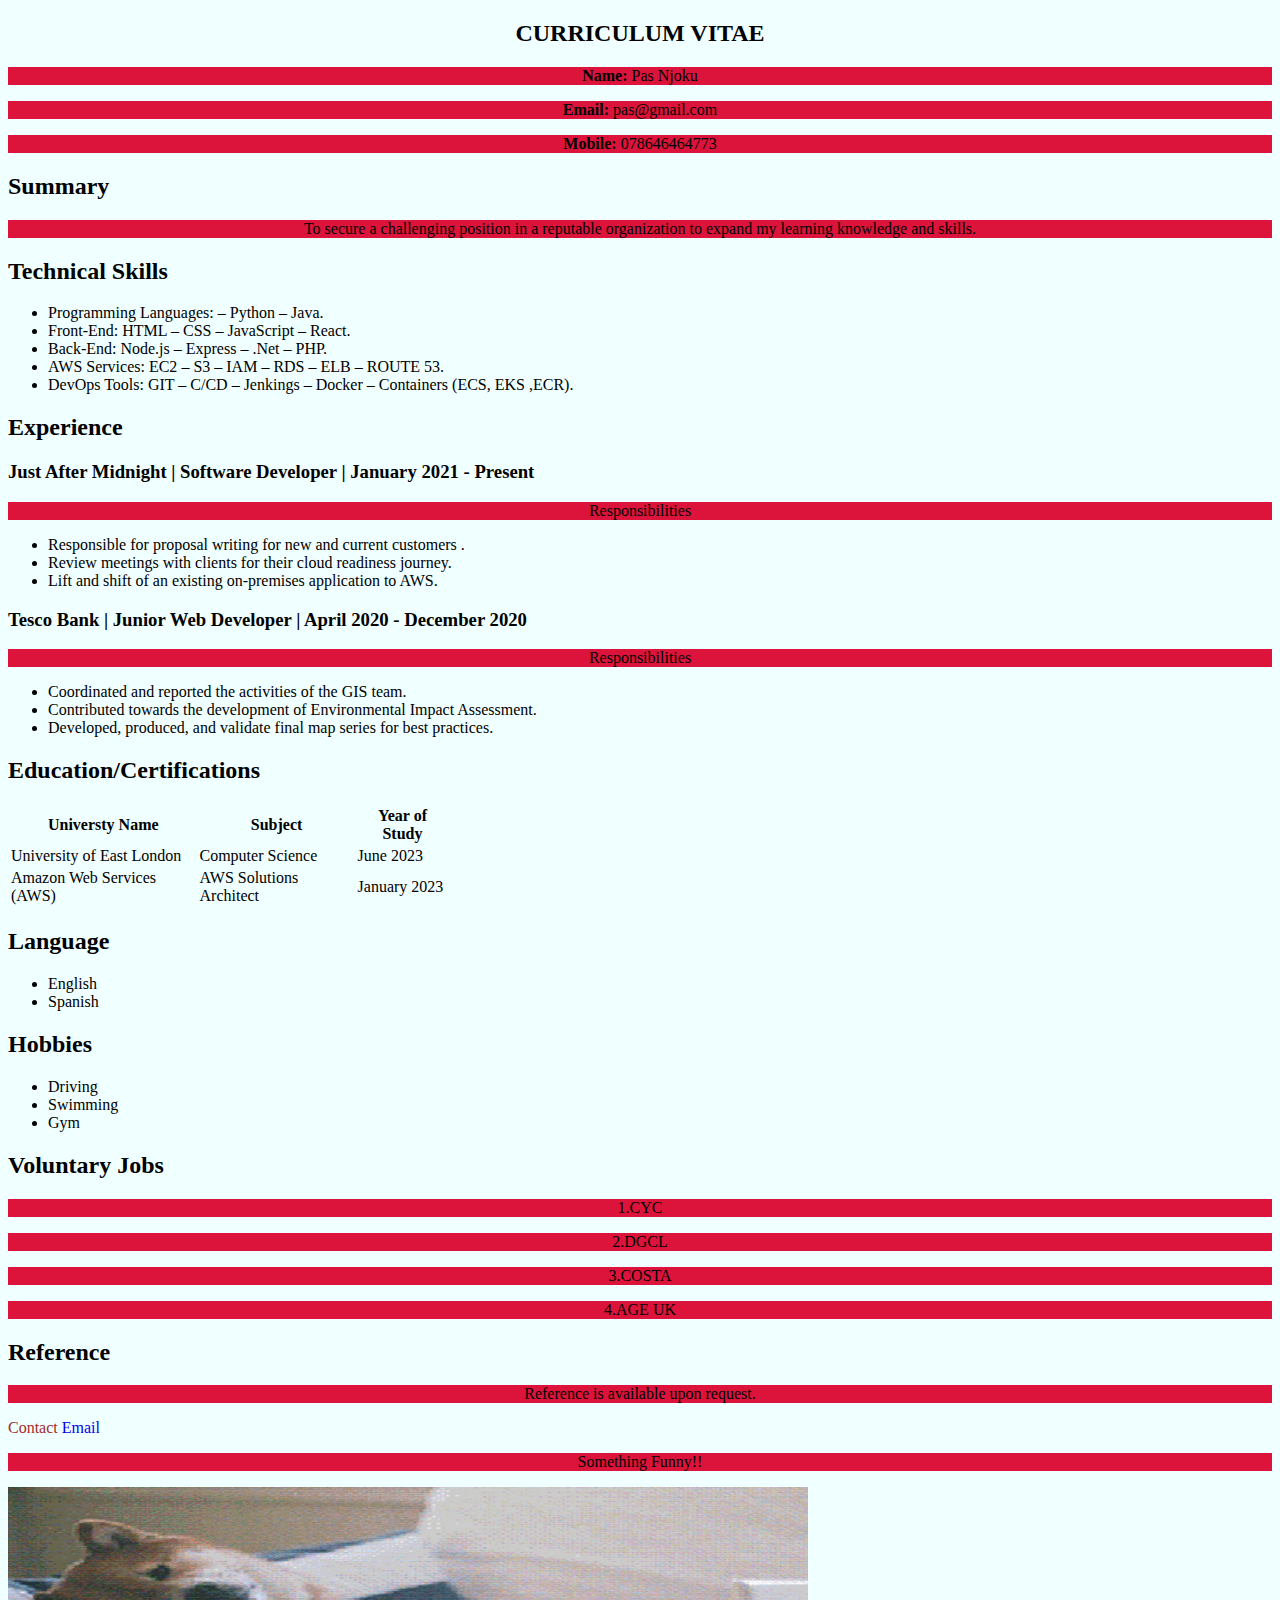
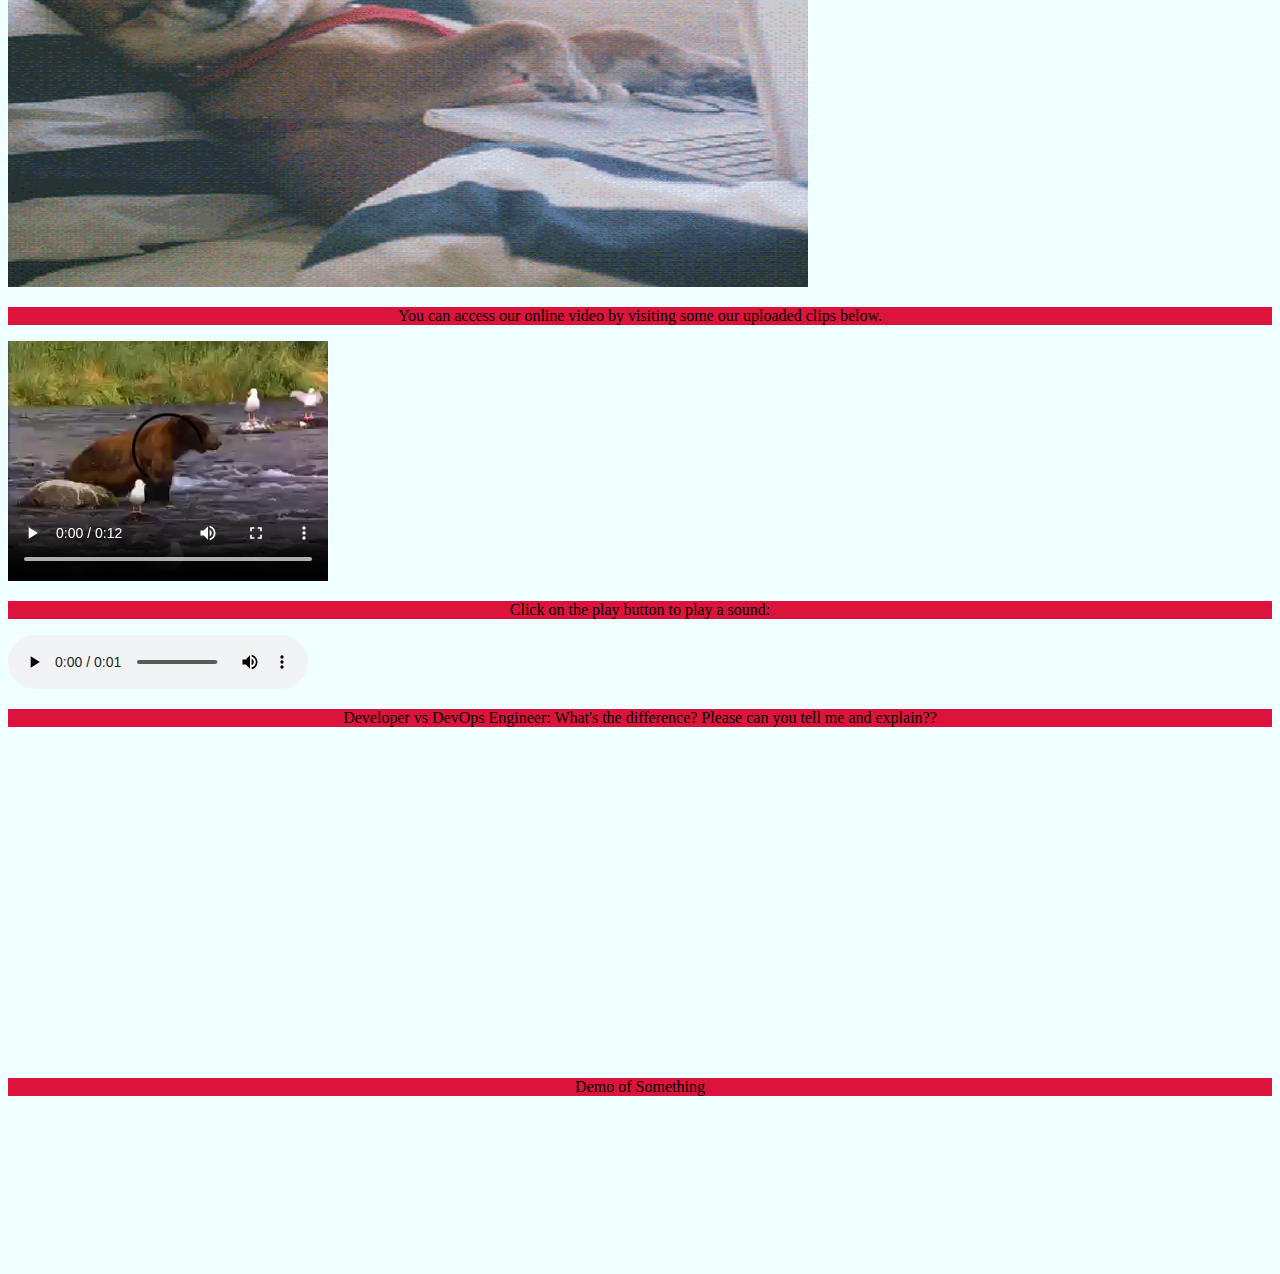
<file: cv_project/index.html>
<!DOCTYPE html>
<html lang="en">
<head>
    <meta charset="UTF-8">
    <meta http-equiv="X-UA-Compatible" content="IE=edge">
    <meta name="viewport" content="width=device-width, initial-scale=1.0">
    <link rel="stylesheet" href="styles.css">
    <title>CURRICULUM PROJECT</title>
<body>
    <div class="full">
        <div class="left">
            <div class="image">
            </div>
            <div class="Contact">
                <h2>CURRICULUM VITAE</h2>
                <p><b>Name:</b> Pas Njoku</p>
                <p><b>Email:</b> pas@gmail.com</p>
                <p><b>Mobile:</b> 078646464773</p>
            </div>
            <div class="Summary">
            <h2>Summary</h2>
            <p>To secure a challenging position in a reputable organization to expand my learning knowledge and skills.</p>
            </div>
            <div class="Skills">
                <h2> Technical Skills</h2>
                <ul>
                    <li><span id="course-name"> Programming Languages:  – Python</span> – Java. </li>
                    <li><span id="course-name"> Front-End:  HTML </span> – CSS – JavaScript – React. </li>
                    <li><span id="course-name"> Back-End:  Node.js </span> – Express – .Net – PHP. </li>
                     <li><span id="course-name"> AWS Services: EC2 </span> – S3 – IAM – RDS – ELB – ROUTE 53. </li>
                    <li><span id="course-name">DevOps Tools:  GIT </span> – C/CD – Jenkings – Docker – Containers (ECS, EKS ,ECR). </li> 
            </ul>
        </div>
            <div class="Experience">
                <h2>Experience</h2>
                <h3> Just After Midnight | Software Developer | January 2021 - Present </h3>
                <p>Responsibilities</p>
                <ul>
                    <li>Responsible for proposal writing for new and current customers .</li>
                    <li>Review meetings with clients for their cloud readiness journey.</li>
                    <li>Lift and shift of an existing on-premises application to AWS.</li>
                </ul>

                <h3> Tesco Bank | Junior Web Developer | April 2020 - December 2020 </h3>
                <p>Responsibilities</p>
                <ul>
                    <li>Coordinated and reported the activities of the GIS team.</li>
                    <li>Contributed towards the development of Environmental Impact Assessment.</li>
                    <li>Developed, produced, and validate final map series for best practices.</li>
                </ul>

            <div class="Education">
                <h2>Education/Certifications</h2>
            <table style="width:35%">
    
            <tr>
        <th>Universty Name</th>
            <th>Subject </th>
            <th>Year of Study</th>
             </tr>
            <tr>
                <td>University of East London </td>
                 <td>Computer Science </td>
                 <td>June 2023</td>
            </tr>
            <tr>
                <td>Amazon Web Services (AWS)</td>
                <td>AWS Solutions Architect </td>
                <td>January 2023</td>
            </tr>
        </table>   
            </div>
</div>
<div class="Language">
    <h2>Language</h2>
    <ul>
        <li>English</li>
        <li>Spanish</li>
    </ul>
</div>
<div class="Hobbies">
    <h2>Hobbies</h2>
    <ul>
        <li>Driving</li>
        <li>Swimming</li>
        <li>Gym</li>
    </ul>
</div>

<div class="Voluntary">
    <h2>Voluntary Jobs</h2>
  <p>1.CYC</p>
  <p>2.DGCL</p>
  <p>3.COSTA</p>
  <p>4.AGE UK</p>
  <p class="important>"=</p>
</div>


<div class="Reference">
    <h2>Reference</h2>
<p> Reference is available upon request.</p>
</div>

<a href="Contact.Details">Contact</a>
<a href="mailto:someone@example.com">Email</a>

<div class="Demo"> 
<p>Something Funny!!</p>
<img src="job.png" alt="painful" width="800" height="400" </div>

    <p>
      You can access our online video by visiting some our uploaded clips below.
    </p>
    <video width="320" height="240" controls>
      <source src="movie.mp4" type="video/mp4" />
      <source src="movie.ogg" type="video/ogg" />
      Your browser does not support the video tag.
    </video>

    <p>Click on the play button to play a sound:</p>
    <audio controls loop>
      <source src="horse.ogg" type="audio/ogg" />
      <source src="horse.mp3" type="audio/mpeg" />
      Your browser does not support the audio element.
    </audio>
    <br />
    <p>
      Developer vs DevOps Engineer: What's the difference? Please can you tell
      me and explain??
    </p>
    <iframe
      width="560"
      height="315"
      src="https://www.youtube.com/embed/yRUcUZxq0C0"
      title="YouTube video player"
      frameborder="0"
      allow="accelerometer; autoplay; clipboard-write; encrypted-media; gyroscope; picture-in-picture; web-share"
      allowfullscreen
    ></iframe>

<br>
<p> Demo of Something </p>
<div id="demo">
  <video playsinline autoplay muted loop id="reel">
    <source src="http://www.w3schools.com/html/mov_bbb.mp4" type="video/mp4">
  </video>
</div>
  </body>   
</body>

</html>
</file>
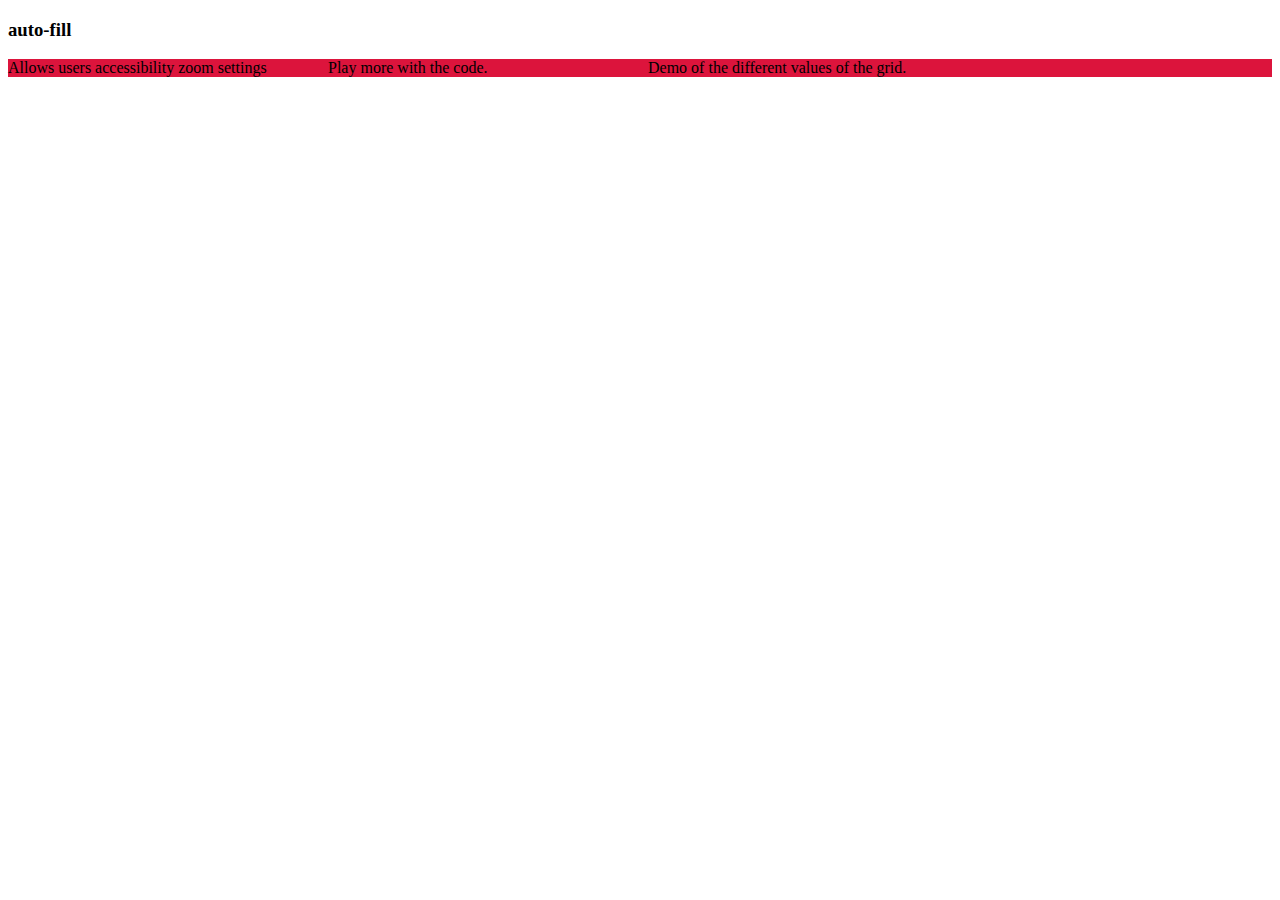
<file: grid-project/index.html>
<!DOCTYPE html>
<html lang="en">
<head>
    <meta charset="UTF-8">
    <meta http-equiv="X-UA-Compatible" content="IE=edge">
    <meta name="viewport" content="width=device-width, initial-scale=1.0">
    <title>Grid</title>
    <link rel="stylesheet" href="styles.css" />

</head>
<body>
  <!-- <div class="grid-container">
  <div class="grid-item">apple</div>
  <div class="grid-item">orange</div>
  <div class="grid-item">banana</div>
  <div class="grid-item">mango</div>
  <div class="grid-item">kiwi</div>
  <div class="grid-item">avocado</div>
  <div class="grid-item">melon</div>
  <div class="grid-item">strawberry</div>
  <div class="grid-item">pinapple</div>
</div> -->

<!-- <div class="container">
  <div class="grid-item">apple</div>
  <div class="grid-item">orange</div>
  <div class="grid-item">banana</div>
</div> -->

<!-- <div class="min-max-container">
  <div class="grid-item">apple</div>
  <div class="grid-item">orange</div>
  <div class="grid-item">melo</div>
</div> -->
<!-- 
<div id="container">
  <div>Item as wide as the content.</div>
  <div>
    Item with more text in it. Because the contents of it are wider than the
    maximum width, it is clamped at 300 pixels.
  </div>
  <div>Flexible item</div>
</div>
https://developer.mozilla.org/en-US/docs/Web/CSS/fit-content_function#examples -->


<!-- <h3>min-content</h3>
<div class="grid-container">
<div class="item">Allows users accessibility zoom settings</div>
<div class="item">Play more with the code.</div>
<div class="item">Demo of the different values of the grid.</div>
</div> -->
<!-- 
<h3>max-content</h3>
<div class="grid-container">
<div class="item">Allows users accessibility zoom settings</div>
<div class="item">Play more with the code.</div>
<div class="item">Demo of the different values of the grid.</div>
</div>
https://developer.mozilla.org/en-US/docs/Web/CSS/min-content#examples -->

<!-- <h3>auto-fit</h3>
<div class="wrapper-container">
<div class="item">Allows users accessibility zoom settings</div>
<div class="item">Play more with the code.</div>
<div class="item">Demo of the different values of the grid.</div>
</div> -->


<h3>auto-fill</h3>
<div class="wrapper">
<div class="item">Allows users accessibility zoom settings</div>
<div class="item">Play more with the code.</div>
<div class="item">Demo of the different values of the grid.</div>
</div>









<!-- https://defensivecss.dev/tip/auto-fit-fill/ -->



<!-- https://www.w3schools.com/css/tryit.asp?filename=trycss_grid

A key thing in Grid is that the order of items in the source does not matter, 
as long as they are children of the element that has been declared as a grid. 

Grid Lines, Tracks, Cells & Areas
https://slides.com/jmsherry/css-grid-v2?token=YX8kwFvQ#/0/6

The Process - auto-places
https://slides.com/jmsherry/css-grid-v2?token=YX8kwFvQ#/0/7  -->

<!-- Explicit and Implicit Grid
When we use grid-template-columns and grid-template-rows we create an Explicit Grid. 
However if we try and place an item outside of that grid the browser will create an Implicit Grid line or lines in order to hold that item.
https://gridbyexample.com/examples/example10/ -->

</body>
</html>
</file>
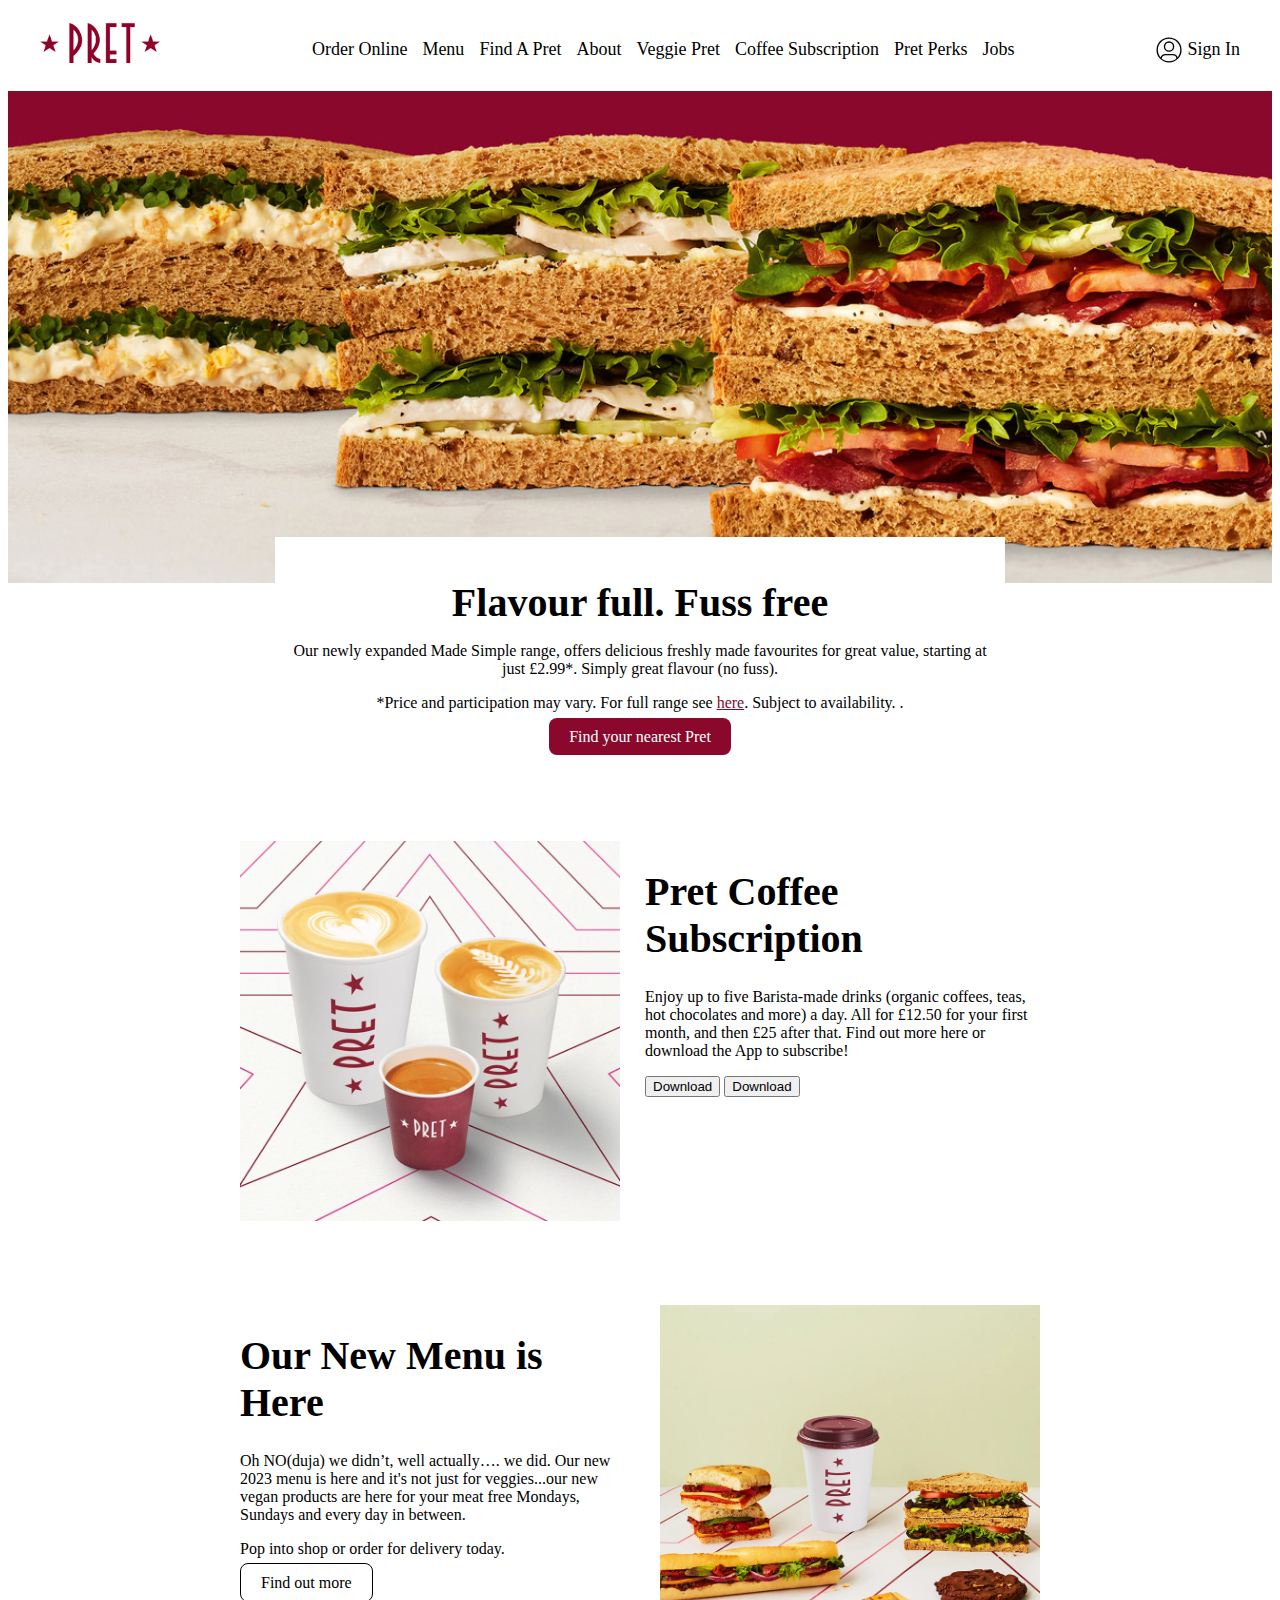
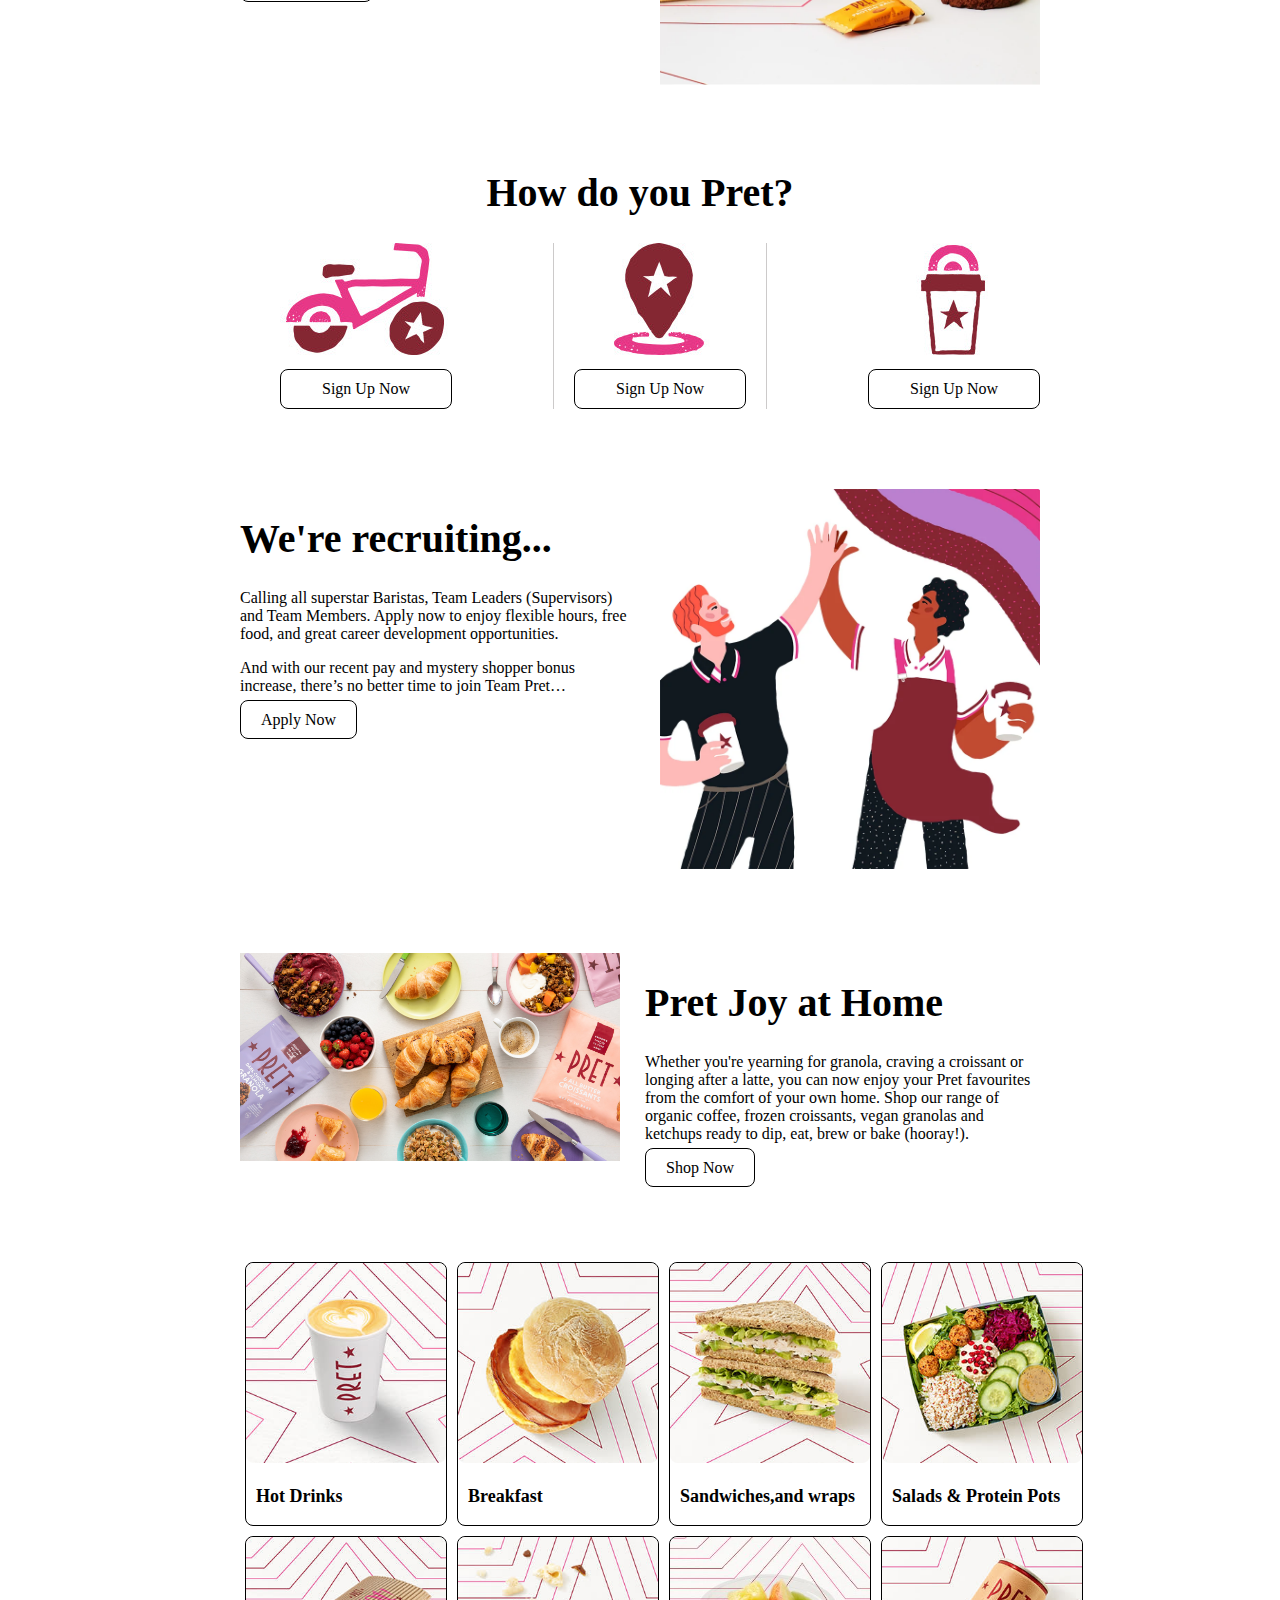
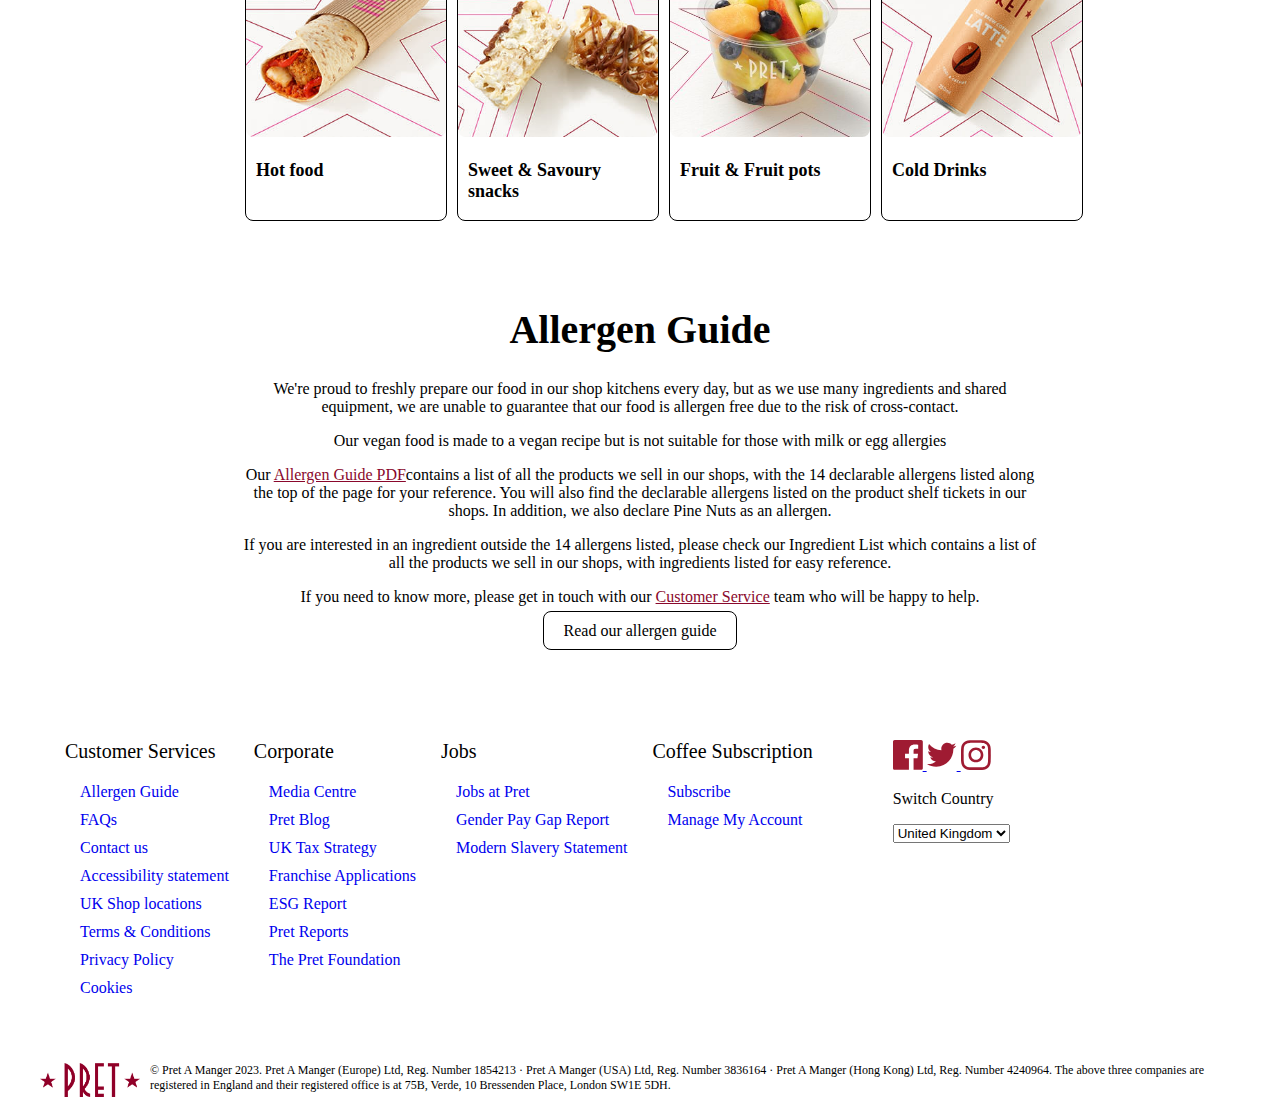
<file: pret_project/index.html>
<!DOCTYPE html>
<html lang="en">
  <meta charset="UTF-8" />
  <title>Pret Shop</title>
  <meta name="viewport" content="width=device-width,initial-scale=1" />

  <!-- GENERICS -->
  <!-- <link rel="stylesheet" href="generics.css"> -->
  <!-- YOUR STYLES -->
  <link rel="stylesheet" href="styles.css" />

  <body>
    <header>
      <div class="container flex-container">
        <nav class="navbar navbar-default borderless">
          <div class="container-fluid">
            <div class="navebar-content">
              <div class="navbar-header">
                <a
                  href="https://www.pret.co.uk/en-GB/orderonline"
                  class="header-logo"
                  ><img
                    class="logo"
                    src="./images/pret-a-manger-logo.png"
                    alt="* PRET *"
                /></a>
              </div>
              <ul class="nav navbar-nav">
                <li class="active">
                  <a href="https://www.pret.co.uk/en-GB/orderonline"
                    >Order Online</a
                  >
                </li>
                <li>
                  <a href="https://www.pret.co.uk/en-GB/our-menu">Menu</a>
                </li>
                <li>
                  <a href="https://www.pret.co.uk/en-GB/shop-finder"
                    >Find A Pret</a
                  >
                </li>
                <li>
                  <a href="https://www.pret.co.uk/en-GB/about-pret">About</a>
                </li>
                <li>
                  <a href="https://www.pret.co.uk/en-GB/orderonline"
                    >Veggie Pret</a
                  >
                </li>
                <li>
                  <a href="https://www.pret.co.uk/en-GB/pretcoffeesub"
                    >Coffee Subscription</a
                  >
                </li>
                <li>
                  <a href="https://www.pret.co.uk/en-GB/pret-perks-rewards"
                    >Pret Perks</a
                  >
                </li>
                <li>
                  <a href="https://www.pret.co.uk/en-GB/pret-jobs">Jobs</a>
                </li>
                <li></li>
              </ul>
              <div class="sign-in">
                <svg
                  width="26"
                  height="26"
                  viewBox="0 0 29 28"
                  fill="none"
                  xmlns="http://www.w3.org/2000/svg"
                  class="text-current css-qpql1a e1wqtxnc3"
                  aria-hidden="true"
                >
                  <path
                    d="M14.5435 27.9995C22.2754 27.9995 28.5435 21.7315 28.5435 13.9995C28.5435 6.26752 22.2754 -0.000488281 14.5435 -0.000488281C6.81147 -0.000488281 0.543457 6.26752 0.543457 13.9995C0.543457 21.7315 6.81147 27.9995 14.5435 27.9995Z"
                    class="text-current"
                    fill="#FAF9FA"
                  ></path>
                  <path
                    d="M14.5435 15.2722C17.3552 15.2722 19.6345 12.9929 19.6345 10.1813C19.6345 7.36967 17.3552 5.09039 14.5435 5.09039C11.7319 5.09039 9.45264 7.36967 9.45264 10.1813C9.45264 12.9929 11.7319 15.2722 14.5435 15.2722Z"
                    class="text-current"
                    stroke="currentColor"
                    stroke-width="1.5"
                  ></path>
                  <path
                    d="M23.4525 23.6327C23.4525 20.8211 21.1731 19.0905 18.3616 19.0905H10.7252C7.91355 19.0905 5.63428 20.8211 5.63428 23.6327"
                    class="text-current"
                    stroke="currentColor"
                    stroke-width="1.5"
                  ></path>
                  <path
                    d="M27.7935 13.9995C27.7935 21.3173 21.8612 27.2495 14.5435 27.2495C7.22568 27.2495 1.29346 21.3173 1.29346 13.9995C1.29346 6.68174 7.22568 0.749512 14.5435 0.749512C21.8612 0.749512 27.7935 6.68174 27.7935 13.9995Z"
                    class="text-current"
                    stroke="currentColor"
                    stroke-width="1.5"
                  ></path>
                </svg>
                <a
                  href="https://auth.pret.com/login?state=hKFo2SB0N2pkNnFUQlNUaGt2bnVDQW42d1k1ZnhNUk9jb3FWLaFupWxvZ2luo3RpZNkgU3hwd184V2VORGRlN3hmSXh1NmxLUHpweVM0T24xMkGjY2lk2SB5QURFN2pYRllmVzJmc2E2UFlSMmtGZmUzRWJxd2g1Qg&client=yADE7jXFYfW2fsa6PYR2kFfe3Ebqwh5B&protocol=oauth2&audience=https%3A%2F%2Fapi1.pret.com%2F&locale=en-GB&scope=openid%20profile%20email%20offline_access&response_type=code&response_mode=query&nonce=Ln50LlptZGNyRGlNU3BGY0RHLUNzbVc4YkdmUFpJSXRZaFlLZU9PUlc1RQ%3D%3D&redirect_uri=https%3A%2F%2Fwww.pret.co.uk%2Fauth%2Factions%2Fcomplete-signin%3Flocale%3Den-GB&code_challenge=jUQezWetZuW6bYSGYPRYBUiApPO8D-0ST4dsj6AopSo&code_challenge_method=S256&auth0Client=eyJuYW1lIjoiYXV0aDAtc3BhLWpzIiwidmVyc2lvbiI6IjEuMjAuMSJ9#/"
                  class="sign-in-link"
                  >Sign In</a
                >
              </div>
            </div>
          </div>
        </nav>
      </div>
    </header>

    <main>
      <!-- Flavour full. Fuss free. section-->
      <section class="banner">
        <img
          src="./images/front-page/flavour-full.jpg"
          alt="flavour-full"
          class="fullwidth-img"
        />
        <div class="top-content">
          <div class="top-container">
            <h1>Flavour full. Fuss free</h1>
            <p>
              Our newly expanded Made Simple range, offers delicious freshly
              made favourites for great value, starting at just £2.99*. Simply
              great flavour (no fuss).
            </p>
            <p>
              *Price and participation may vary. For full range see
              <a href="https://www.pret.co.uk/en-GB/our-menu" class="link"
                >here</a
              >. Subject to availability. .
            </p>
            <div class="cta-btn-div">
              <a href="#" class="btn cta-btn">Find your nearest Pret</a>
            </div>
          </div>
        </div>
      </section>

      <!-- Wrap images and text-->
      <!-- Apps store downloads x 2-->
      <section class="left-image-container">
        <div class="image">
          <img src="./images/front-page/pret-coffee.webp" />
        </div>
        <div class="text">
          <h1>Pret Coffee Subscription</h1>
          <p>
            Enjoy up to five Barista-made drinks (organic coffees, teas, hot
            chocolates and more) a day. All for £12.50 for your first month, and
            then £25 after that. Find out more here or download the App to
            subscribe!
          </p>
          <div class="row">
            <button type="button" class="btn btn-dark btn-lg download-button">
              <i class="fab fa-apple"></i> Download
            </button>
            <button
              type="button"
              class="btn btn-outline-light btn-lg download-button"
            >
              Download
            </button>
          </div>
        </div>
      </section>

      <!-- Our New Menu is Here section-->
      <!-- Wrap images and text-->
      <!-- Find out more here - anchor tags-->

      <section class="right-image-container">
        <div class="text">
          <h1>Our New Menu is Here</h1>
          <p>
            Oh NO(duja) we didn’t, well actually…. we did. Our new 2023 menu is
            here and it's not just for veggies...our new vegan products are here
            for your meat free Mondays, Sundays and every day in between.
          </p>
          <p>Pop into shop or order for delivery today.</p>
          <div>
            <a href="#" class="find-btn" role="button">Find out more</a>
          </div>
          <i class="fa-brands fa-apple"></i>
          <i class="fa-brands fa-google-play"></i>
        </div>
        <div class="image">
          <img src="./images/front-page/new-menu.webp" />
        </div>
      </section>

      <!-- How do you Pret? section-->
      <!-- Order Pret straight to your door - image/anchor tags/hoover - Order delivery-->
      <!-- Eat in at your nearest Pret - image/anchor tags/ hoover - Find a Pret-->
      <!-- Subscribe to the Pret Coffee Subscription - image/anchor tags/hoover - Sign up now -->
      <section class="pret-container">
        <div>
          <h1>How do you Pret?</h1>
          <div class="pret-menu-container">
            <ul>
              <li>
                <a href=""
                  ><img
                    src="./images/front-page/pret-order.jfif"
                    alt="Order delivery"
                /></a>
                <a href="#" class="cta-btn">Sign Up Now</a>
              </li>
              <li class="middle">
                <a href=""
                  ><img
                    src="./images/front-page/pret-find.jfif"
                    alt="Find a Pret"
                /></a>
                <a href="#" class="cta-btn">Sign Up Now</a>
              </li>
              <li>
                <a href=""
                  ><img
                    src="./images/front-page/pret-subscribe.jfif"
                    alt="Sign up now"
                /></a>
                <a href="#" class="cta-btn">Sign Up Now</a>
              </li>
            </ul>
          </div>
        </div>
      </section>

      <!-- We're recruiting section-->
      <!-- image/ hoover - Apply now-->
      <section class="right-image-container">
        <div class="text">
          <h1>We're recruiting...</h1>
          <p>
            Calling all superstar Baristas, Team Leaders (Supervisors) and Team
            Members. Apply now to enjoy flexible hours, free food, and great
            career development opportunities.
          </p>
          <p>
            And with our recent pay and mystery shopper bonus increase, there’s
            no better time to join Team Pret…
          </p>
          <a href="#" class="find-btn">Apply Now</a>
        </div>
        <div class="img">
          <img src="./images/front-page/recruitment.webp" />
        </div>
      </section>

      <!-- Pret Joy at Home section-->
      <!-- images/text wrap/hoover/anchor tags - shop now-->
      <section class="left-image-container">
        <div class="image">
          <img src="./images/front-page/joy-home.jfif" />
        </div>
        <div class="text">
          <h1>Pret Joy at Home</h1>
          <p>
            Whether you're yearning for granola, craving a croissant or longing
            after a latte, you can now enjoy your Pret favourites from the
            comfort of your own home. Shop our range of organic coffee, frozen
            croissants, vegan granolas and ketchups ready to dip, eat, brew or
            bake (hooray!).
          </p>
          <a href="#" class="find-btn">Shop Now</a>
        </div>
      </section>

      <!-- Our Food and Drink menu section -->
      <!-- multiple images x 8 -->
      <section class="menu-container">
        <div>
          <div class="grid-container">
            <div class="grid-item">
              <a
                href="https://www.pret.co.uk/en-GB/products/categories/hot-drinks"
              >
                <img src="./images/menu/hot-drink.jpg" />
                <p>Hot Drinks</p>
              </a>
            </div>
            <div class="grid-item">
              <a href="#">
                <img src="./images/menu/breakfast.jpg" alt="" />
                <p>Breakfast</p>
              </a>
            </div>
            <div class="grid-item">
              <a href="#">
                <img src="./images/menu/sandwich-wrapp.jpg" alt="" />
                <p>Sandwiches,and wraps</p>
              </a>
            </div>
            <div class="grid-item">
              <a href="#">
                <img src="./images/menu/salad-pot.jpg" alt="" />
                <p>Salads & Protein Pots</p>
              </a>
            </div>
            <div class="grid-item">
              <a href="#">
                <img src="./images/menu/hot-food.jpg" alt="" />
                <p>Hot food</p>
              </a>
            </div>
            <div class="grid-item">
              <a href="#">
                <img src="./images/menu/sweet-snacks.jpg" alt="" />
                <p>Sweet & Savoury snacks</p>
              </a>
            </div>
            <div class="grid-item">
              <a href="#">
                <img src="./images/menu/fruit-pot.jfif" alt="" />
                <p>Fruit & Fruit pots</p>
              </a>
            </div>
            <div class="grid-item">
              <a href="#">
                <img src="./images/menu/cold-drink.jpg" alt="" />
                <p>Cold Drinks</p>
              </a>
            </div>
          </div>
        </div>
      </section>

      <!-- Allergen Guide section -->
      <!-- Allergen Guide PDF - anchor tags -->
      <!-- Customer Service - anchor tags -->
      <!--  Read our allergen guide -hoover/anchor tags -->

      <section class="half-container">
        <div>
          <h1>Allergen Guide</h1>
          <p>
            We're proud to freshly prepare our food in our shop kitchens every
            day, but as we use many ingredients and shared equipment, we are
            unable to guarantee that our food is allergen free due to the risk
            of cross-contact.
          </p>
          <p>
            Our vegan food is made to a vegan recipe but is not suitable for
            those with milk or egg allergies
          </p>
          <p>
            Our
            <a
              href="chrome-extension://efaidnbmnnnibpcajpcglclefindmkaj/https://assets.ctfassets.net/4zu8gvmtwqss/6jWwdUDoH4T6gbd6GvrWDI/1a6b05bce7606714841d7abb2b02af1d/Combined_Allergen_Guide_20th_January_2023_V2.pdf"
              class="link"
              >Allergen Guide PDF</a
            >contains a list of all the products we sell in our shops, with the
            14 declarable allergens listed along the top of the page for your
            reference. You will also find the declarable allergens listed on the
            product shelf tickets in our shops. In addition, we also declare
            Pine Nuts as an allergen.
          </p>
          <p>
            If you are interested in an ingredient outside the 14 allergens
            listed, please check our Ingredient List which contains a list of
            all the products we sell in our shops, with ingredients listed for
            easy reference.
          </p>
          <p>
            If you need to know more, please get in touch with our
            <a href="https://www.pret.co.uk/en-GB/talk-to-pret" class="link"
              >Customer Service</a
            >
            team who will be happy to help.
          </p>
          <a
            action="https://www.pret.co.uk/en-GB/allergenguide"
            class="customer-btn"
          >
            Read our allergen guide
          </a>
        </div>
      </section>
    </main>

    <footer>
      <div class="main-footer">
        <div class="footer-menu">
          <div class="menu">
            <div>
              <p>Customer Services</p>
              <ul class="list">
                <li><a href="#">Allergen Guide</a></li>
                <li><a href="#">FAQs</a></li>
                <li><a href="#">Contact us</a></li>
                <li><a href="#">Accessibility statement</a></li>
                <li><a href="#">UK Shop locations</a></li>
                <li><a href="#">Terms & Conditions</a></li>
                <li><a href="#">Privacy Policy</a></li>
                <li><a href="#">Cookies</a></li>
              </ul>
            </div>
            <div>
              <p>Corporate</p>
              <ul class="list">
                <li><a href="#">Media Centre</a></li>
                <li><a href="#">Pret Blog</a></li>
                <li><a href="#">UK Tax Strategy</a></li>
                <li><a href="#">Franchise Applications</a></li>
                <li><a href="#">ESG Report</a></li>
                <li><a href="#">Pret Reports</a></li>
                <li><a href="#">The Pret Foundation</a></li>
              </ul>
            </div>
            <div>
              <p>Jobs</p>
              <ul class="list">
                <li><a href="#">Jobs at Pret</a></li>
                <li><a href="#">Gender Pay Gap Report</a></li>
                <li><a href="#">Modern Slavery Statement</a></li>
              </ul>
            </div>
            <div>
              <p>Coffee Subscription</p>
              <ul class="list">
                <li><a href="#">Subscribe</a></li>
                <li><a href="#">Manage My Account</a></li>
              </ul>
            </div>
          </div>

          <div class="footer-social">
            <div class="social-icon">
              <a
                href="https://www.facebook.com/pretamanger/"
                class="me-4"
                target="_blank"
                rel="noopener noreferrer"
              >
                <svg
                  xmlns="http://www.w3.org/2000/svg"
                  width="30"
                  height="30"
                  viewBox="0 0 32 32"
                  aria-hidden="true"
                  focusable="false"
                >
                  <g fill="none" fill-rule="evenodd">
                    <path
                      fill="#9f1b32"
                      d="M30.046 0H1.754C.784 0 0 .785 0 1.754v28.292c0 .968.784 1.755 1.754 1.755h15.232V19.485h-4.144v-4.8h4.144v-3.54c0-4.105 2.507-6.343 6.173-6.343 1.754 0 3.264.132 3.702.188v4.293l-2.54.003c-1.994 0-2.379.947-2.379 2.336v3.064h4.753l-.62 4.799h-4.133V31.8h8.104c.97 0 1.754-.787 1.754-1.755V1.754C31.8.784 31.016 0 30.046 0"
                    ></path>
                  </g>
                </svg>
              </a>
              <a
                href="https://twitter.com/pret"
                target="_blank"
                rel="noopener noreferrer"
                class="me-4"
              >
                <svg
                  xmlns="http://www.w3.org/2000/svg"
                  width="30"
                  height="30"
                  viewBox="0 0 32 26"
                  aria-hidden="true"
                  focusable="false"
                >
                  <g fill="none" fill-rule="evenodd">
                    <path
                      fill="#9f1b32"
                      d="M31.298 3.01c-1.146.505-2.389.855-3.7 1.008 1.334-.79 2.358-2.05 2.823-3.552-1.233.737-2.609 1.272-4.065 1.554C25.183.773 23.512 0 21.668 0c-3.54 0-6.425 2.877-6.425 6.42 0 .505.059.992.166 1.462-5.343-.264-10.066-2.816-13.235-6.706-.545.946-.87 2.05-.87 3.226 0 2.224 1.135 4.193 2.863 5.34-1.055-.025-2.045-.315-2.911-.797v.081c0 3.112 2.208 5.704 5.146 6.296-.537.152-1.102.22-1.69.22-.41 0-.817-.034-1.214-.108.82 2.547 3.191 4.396 6.004 4.456-2.204 1.728-4.964 2.745-7.974 2.745-.523 0-1.025-.025-1.528-.084 2.84 1.827 6.21 2.887 9.844 2.887 11.804 0 18.263-9.787 18.263-18.273 0-.283-.008-.555-.008-.827 1.249-.91 2.337-2.038 3.199-3.328"
                    ></path>
                  </g>
                </svg>
              </a>
              <a
                href="https://www.instagram.com/pret"
                target="_blank"
                rel="noopener noreferrer"
              >
                <svg
                  xmlns="http://www.w3.org/2000/svg"
                  width="30"
                  height="30"
                  viewBox="0 0 32 32"
                  aria-hidden="true"
                  focusable="false"
                >
                  <g fill="none" fill-rule="evenodd">
                    <g transform="translate(0 1) translate(0 -1)">
                      <path
                        fill="#9f1b32"
                        d="M15.9 3.064c4.245 0 4.748.017 6.426.093 1.55.07 2.393.33 2.952.548.742.287 1.271.632 1.828 1.19.556.556.902 1.085 1.19 1.827.218.562.477 1.402.547 2.954.076 1.676.093 2.18.093 6.424 0 4.245-.017 4.748-.093 6.426-.07 1.55-.329 2.393-.548 2.952-.287.742-.633 1.271-1.189 1.827-.557.557-1.086.903-1.828 1.19-.559.218-1.402.477-2.952.548-1.678.075-2.18.092-6.426.092-4.245 0-4.748-.017-6.426-.092-1.55-.07-2.393-.33-2.952-.549-.743-.286-1.27-.632-1.828-1.189-.556-.556-.902-1.085-1.189-1.827-.219-.559-.478-1.403-.548-2.952-.076-1.678-.093-2.18-.093-6.426 0-4.245.017-4.748.093-6.424.07-1.552.33-2.392.548-2.954.287-.742.633-1.27 1.19-1.828.556-.557 1.084-.902 1.827-1.189.56-.219 1.402-.478 2.952-.548 1.678-.076 2.181-.093 6.426-.093M15.9.2c-4.318 0-4.86.017-6.556.096-1.692.076-2.847.346-3.86.74-1.045.404-1.93.95-2.816 1.832-.883.886-1.429 1.771-1.833 2.817-.394 1.012-.664 2.168-.74 3.86C.017 11.24 0 11.782 0 16.1s.017 4.86.095 6.555c.076 1.693.346 2.848.74 3.86.404 1.046.95 1.934 1.833 2.817.885.883 1.771 1.428 2.816 1.833 1.013.394 2.168.664 3.86.74 1.695.078 2.238.095 6.556.095s4.86-.017 6.556-.096c1.692-.075 2.847-.345 3.86-.739 1.045-.405 1.931-.95 2.816-1.833.883-.883 1.43-1.77 1.833-2.817.394-1.012.664-2.167.74-3.86.078-1.695.095-2.237.095-6.555s-.017-4.86-.095-6.556c-.076-1.692-.346-2.848-.74-3.86-.404-1.046-.95-1.93-1.833-2.817-.885-.883-1.77-1.428-2.816-1.833-1.013-.393-2.168-.663-3.86-.739C20.76.216 20.218.2 15.9.2"
                      ></path>
                    </g>
                    <path
                      fill="#9f1b32"
                      d="M15.92 7C11.547 7 8 10.543 8 14.92c0 4.372 3.547 7.915 7.92 7.915 4.372 0 7.919-3.543 7.919-7.915 0-4.377-3.547-7.92-7.92-7.92m0 13.058c-2.837 0-5.138-2.301-5.138-5.138 0-2.842 2.301-5.142 5.139-5.142 2.837 0 5.138 2.3 5.138 5.142 0 2.837-2.301 5.138-5.138 5.138M25.702 6.851c0 1.022-.829 1.851-1.85 1.851-1.023 0-1.852-.829-1.852-1.85C22 5.828 22.83 5 23.851 5c1.022 0 1.851.83 1.851 1.851"
                      transform="translate(0 1)"
                    ></path>
                  </g>
                </svg>
              </a>
            </div>
            <div class="switch-country">
              <p class="text-color">Switch Country</p>
              <select
                class="form-select mb-3"
                aria-label=".form-select-lg example"
              >
                <option value="UK" selected>United Kingdom</option>
                <option value="1">Franch</option>
                <option value="US">United States</option>
                <option value="HK">Hong Kong</option>
                <option value="UAE">Dubai</option>
              </select>
            </div>
          </div>
        </div>
        <div class="footer-bottom">
          <div class="footer-logo">
            <img
              src="./images/pret-a-manger-logo.png"
              alt="Logo"
              class="logo"
            />
          </div>
          <div class="footer-logo-content">
            © Pret A Manger 2023. Pret A Manger (Europe) Ltd, Reg. Number
            1854213 · Pret A Manger (USA) Ltd, Reg. Number 3836164 · Pret A
            Manger (Hong Kong) Ltd, Reg. Number 4240964. The above three
            companies are registered in England and their registered office is
            at 75B, Verde, 10 Bressenden Place, London SW1E 5DH.
          </div>
        </div>
      </div>
    </footer>
  </body>
</html>
</file>
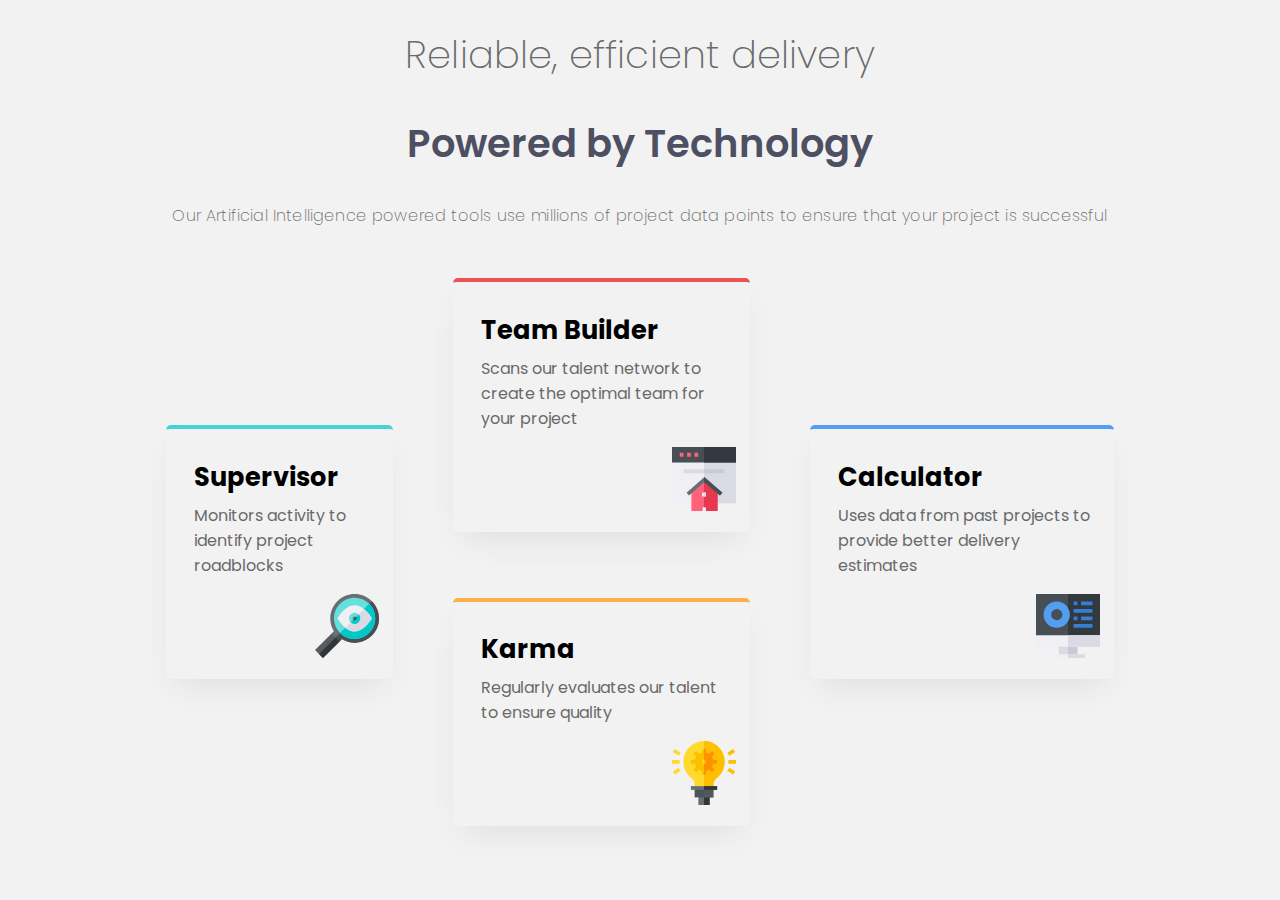
<file: svg-project/starter-code/index.html>
<!DOCTYPE html>
<html lang="en">
  <head>
    <meta charset="UTF-8" />
    <meta name="viewport" content="width=device-width, initial-scale=1.0" />
    <title>Four card feature section</title>
    <link rel="icon"type="image/png"sizes="32x32"href="./images/favicon-32x32.png" />
    <link rel="stylesheet" href="styles.css" />
     <link rel="preconnect" href="https://fonts.googleapis.com" />
    <link rel="preconnect" href="https://fonts.gstatic.com" crossorigin />
    <link href="https://fonts.googleapis.com/css2?family=Poppins:wght@200;400;600&display=swap"
      rel="stylesheet"/>
  </head>
   </head>
  <body>
    <div class="container">
      <header>
        <h1>Reliable, efficient delivery</h1>
        <h2>Powered by Technology</h2>
        <p>
          Our Artificial Intelligence powered tools use millions of project data
          points to ensure that your project is successful
        </p>
      </header>
      <main>
        <div class="flex-container">
          <div class="card supervisor">
            <h3>Supervisor</h3>
            <p>Monitors activity to identify project roadblocks</p>
            <div class="icon">
              <img src="./images/icon-supervisor.svg" alt="Supervisor" />
            </div>
          </div>
          <div>
            <div class="card team-builder">
              <h3>Team Builder</h3>
              <p>
                Scans our talent network to create the optimal team for your
                project
              </p>
              <div class="icon">
                <img src="./images/icon-team-builder.svg" alt="" />
              </div>
            </div>
            <div class="card karma">
              <h3>Karma</h3>
              <p>Regularly evaluates our talent to ensure quality</p>
              <div class="icon">
                <img src="./images/icon-karma.svg" alt="" />
              </div>
            </div>
          </div>
          <div class="card calculator">
            <h3>Calculator</h3>
            <p>
              Uses data from past projects to provide better delivery estimates
            </p>
            <div class="icon">
              <img src="./images/icon-calculator.svg" alt="" />
            </div>
          </div>
        </div>
      </main>
    </div>
  </body>
</html>
</file>
<file: cv_project/styles.css>
body {
  background-color: azure;
}
.Contact {
  text-align: center;
  color: black;
}
.Summary:hover {
  text-align: center;
  background-color: coral;
}
a {
  text-decoration: lightpink;
}
a[href^="Contact.Details"] {
  color: brown;
}
p:nth-child(odd) {
  background-color: blueviolet;
  text-align: center;
}
p:not(.important) {
  background-color: crimson;
  text-align: center;
}
.demo {
  align-items: center;
}
#demo {
  position: relative;
  display: inline-block;
}
#reel {
  width: 100vw;
}

/*

CSS Combinators
A combinator is something that explains the relationship between the selectors.

A CSS selector can contain more than one simple selector. Between the simple selectors, we can include a combinator.

There are four different combinators in CSS:

descendant selector (space)

div p {
  background-color: yellow;
}
child selector (>)

div > p {
  background-color: yellow;
}

adjacent sibling selector (+)

div + p {
  background-color: yellow;
}

general sibling selector (~)

div ~ p {
  background-color: yellow;
}

 CSS pseudo-class :is()
https://developer.mozilla.org/en-US/docs/Web/CSS/:is

:is(ol, ul, menu:unsupported) :is(ol, ul) {
    color: green;
}

{
CSS Specificity - a score/rank that determines which style declaration is ultimately applied to an element.

Specificity Hierarchy
Every CSS selector has its place in the specificity hierarchy.

There are four categories which define the specificity level of a selector:

Inline styles - Example: <h1 style="color: pink;">
IDs - Example: #navbar
Classes, pseudo-classes, attribute selectors - Example: .test, :hover, [href]
Elements and pseudo-elements - Example: h1, :before

https://www.w3schools.com/css/css_specificity.asp

}

*/
</file>
<file: grid-project/styles.css>
.grid-container {
  display: grid;
  grid-template-columns: auto auto auto; /* auto makes the sizes equal */
  /* grid-template-columns: repeat(9,100px); you can use repeat */
  background-color: #2196F3;
  padding: 10px;
}
.grid-item {
  background-color: rgba(255, 255, 255, 0.8);
  border: 1px solid rgba(0, 0, 0, 0.8);
  padding: 20px;
  font-size: 30px;
  text-align: center;
}
.container {
    display: grid;
    grid-template-columns: 1fr 1fr 1fr;
    grid-template-rows: 200px;
    grid-gap: 10px;
    background-color: aquamarine;
}
.min-max-container {
    display: grid;
    grid-template-columns: 100px minmax(50px,1fr) 100px;
    background-color: darkorange;
}
 
#container {
  display: grid;
  grid-template-columns: fit-content(300px) fit-content(300px) 1fr;
  grid-gap: 5px;
  box-sizing: border-box;
  height: 200px;
  width: 100%;
  background-color: #8cffa0;
  padding: 10px;
}

#container > div {
  background-color: #8ca0ff;
  padding: 5px;
}
.grid-container {
    display: grid;
    grid-template-columns: min-content 100px 100px;
    background-color: chocolate;
}
.grid-container {
    display: grid;
    grid-template-columns: min-content 100px 100px;
    background-color: #8cffa0;
}
.wrapper-container {
    display: grid;
    grid-template-columns: repeat(auto-fit, minmax(250px, 1fr));
    grid-gap: 1rem;
    background-color: chocolate;
}
.wrapper {
    display: grid;
    grid-template-columns: repeat(auto-fill, minmax(250px, 1fr));
    grid-gap: 1rem;
    background-color: crimson;
}
</file>
<file: pret_project/styles.css>
body {
  font-size: 16px;
}

h1 {
  font-size: 40px;
  font-weight: 700;
}

.link {
  color: #8a082c;
}
.link:hover {
  text-decoration: none;
}

header .container-fluid {
  max-width: 1200px;
  margin: 0 auto;
}
header .container-fluid .navebar-content {
  display: flex;
  justify-content: space-between;
  padding-top: 15px;
  padding-bottom: 15px;
}
header .container-fluid .navebar-content .navbar-header .header-logo img {
  max-width: 120px;
}
header .container-fluid .navebar-content .navbar-nav {
  display: flex;
}
header .container-fluid .navebar-content .navbar-nav li {
  list-style: none;
  margin-right: 15px;
}
header .container-fluid .navebar-content .navbar-nav li a {
  text-decoration: none;
  color: #000;
  font-size: 18px;
}
header .container-fluid .navebar-content .navbar-nav li a:hover {
  color: #8a082c;
}
header .container-fluid .navebar-content .sign-in {
  display: flex;
  align-items: center;
}
header .container-fluid .navebar-content .sign-in a {
  text-decoration: none;
  color: #000;
  font-size: 18px;
  margin-left: 5px;
}

.banner .fullwidth-img {
  width: 100%;
}
.banner .top-content {
  max-width: 700px;
  text-align: center;
  margin: 0 auto;
  background: #fff;
  margin-top: -50px;
  position: relative;
  z-index: 1;
  padding: 15px;
}
.banner .top-content h1 {
  margin-bottom: 10px;
}
.banner .top-content .cta-btn {
  padding: 10px 20px;
  background: #8a082c;
  text-decoration: none;
  color: #fff;
  border-radius: 8px;
  margin-top: 10px;
}

.left-image-container {
  display: flex;
  max-width: 800px;
  margin: 0 auto;
  margin-top: 80px;
}
.left-image-container img {
  max-width: 380px;
  margin-right: 25px;
}
.left-image-container .text .find-btn {
  border: 1px solid #000;
  border-radius: 8px;
  padding: 10px 20px;
  text-decoration: none;
  color: #000;
  margin-top: 10px;
}
.left-image-container .text .find-btn:hover {
  background-color: #8a082c;
  color: #fff;
}

.right-image-container {
  display: flex;
  max-width: 800px;
  margin: 0 auto;
  margin-top: 80px;
}
.right-image-container img {
  max-width: 380px;
  margin-left: 25px;
}
.right-image-container .text .find-btn {
  border: 1px solid #000;
  border-radius: 8px;
  padding: 10px 20px;
  text-decoration: none;
  color: #000;
  margin-top: 10px;
}
.right-image-container .text .find-btn:hover {
  background-color: #8a082c;
  color: #fff;
}

.pret-container {
  max-width: 800px;
  margin: 0 auto;
  margin-top: 80px;
  text-align: center;
}
.pret-container .pret-menu-container ul {
  display: flex;
  justify-content: space-between;
}
.pret-container .pret-menu-container ul .middle {
  border-left: 1px solid #cccaca;
  border-right: 1px solid #cccaca;
  padding: 0 20px;
}
.pret-container .pret-menu-container ul li {
  display: flex;
  flex-direction: column;
  list-style-type: none;
}
.pret-container .pret-menu-container ul li .cta-btn {
  border: 1px solid #000;
  border-radius: 8px;
  padding: 10px 20px;
  text-decoration: none;
  color: #000;
  margin-top: 10px;
}
.pret-container .pret-menu-container ul li .cta-btn:hover {
  background-color: #8a082c;
  color: #fff;
}

.menu-container {
  max-width: 800px;
  margin: 0 auto;
  margin-top: 80px;
}
.menu-container .grid-container {
  display: grid;
  grid-template-columns: repeat(4, 1fr);
}
.menu-container .grid-container .grid-item {
  border: 1px solid #000;
  border-radius: 8px;
  margin: 5px;
}
.menu-container .grid-container .grid-item a {
  text-decoration: none;
  color: #000;
  font-size: 18px;
  font-weight: 700;
}
.menu-container .grid-container .grid-item a img {
  max-width: 200px;
  border-radius: 8px;
}
.menu-container .grid-container .grid-item a p {
  text-decoration: none;
  padding: 0 10px;
}

.half-container {
  max-width: 800px;
  margin: 0 auto;
  margin-top: 80px;
  text-align: center;
}
.half-container .customer-btn {
  border: 1px solid #000;
  border-radius: 8px;
  padding: 10px 20px;
  text-decoration: none;
  color: #000;
  margin-top: 10px;
}
.half-container .customer-btn:hover {
  background-color: #8a082c;
  color: #fff;
}

footer .main-footer {
  max-width: 1200px;
  margin: 0 auto;
  margin-top: 80px;
}
footer .main-footer .footer-menu {
  display: flex;
}
footer .main-footer .footer-menu .menu {
  display: flex;
}
footer .main-footer .footer-menu .menu p {
  margin-left: 25px;
  font-size: 20px;
}
footer .main-footer .footer-menu .menu .list li {
  list-style-type: none;
  padding-bottom: 10px;
}
footer .main-footer .footer-menu .menu .list li a {
  text-decoration: none;
}
footer .main-footer .footer-menu .menu .list li a:hover {
  color: #8a082c;
}
footer .main-footer .footer-menu .footer-social {
  margin-left: 80px;
  margin-top: 20px;
}
footer .main-footer .footer-menu .footer-social .switch-country select {
  width: 100%;
}
footer .footer-bottom {
  display: flex;
  margin-top: 40px;
}
footer .footer-bottom img {
  width: 100px;
}
footer .footer-bottom .footer-logo-content {
  margin-left: 10px;
  font-size: 12px;
}/*# sourceMappingURL=styles.css.map */
</file>
<file: svg-project/starter-code/styles.css>
body {
  background-color: #f2f2f2;
  font-family: "Poppins", sans-serif;
}

.container {
  width: 75%;
  max-width: 600px;
  margin: auto;
}

header,
.card p {
  color: #6a6a6a;
}

header {
  text-align: center;
  margin-bottom: 50px;
}

h1 {
  font-size: 2.4rem;
  font-weight: 200;
  line-height: 1.5;
  letter-spacing: 0.17px;
}

h2 {
  color: #4d4f62;
  font-weight: 600;
  font-size: 2.4rem;
}

header p {
  font-weight: 200;
  line-height: 1.5;
  letter-spacing: 0.17px;
}

.icon {
  display: flex;
  justify-content: flex-end;
}

.card {
  border-block-start: 4px solid;
  border-radius: 5px;
  box-shadow: 0px 15px 30px -11px #dddddd;
  padding: 3px 14px 21px 28px;
  margin-bottom: 66px;
}

.card h3 {
  font-size: 1.6rem;
  margin-bottom: -10px;
}

.supervisor {
  border-block-start-color: hsl(180, 62%, 55%);
}
.team-builder {
  border-block-start-color: hsl(0, 78%, 62%);
}
.karma {
  border-block-start-color: hsl(34, 97%, 64%);
}
.calculator {
  border-block-start-color: hsl(212, 86%, 64%);
}

@media screen and (min-width: 1000px) {
  .flex-container {
    display: flex;
    justify-content: center;
    align-items: center;
    gap: 60px;
  }

  .container {
    max-width: 100%;
  }
}
</file>
